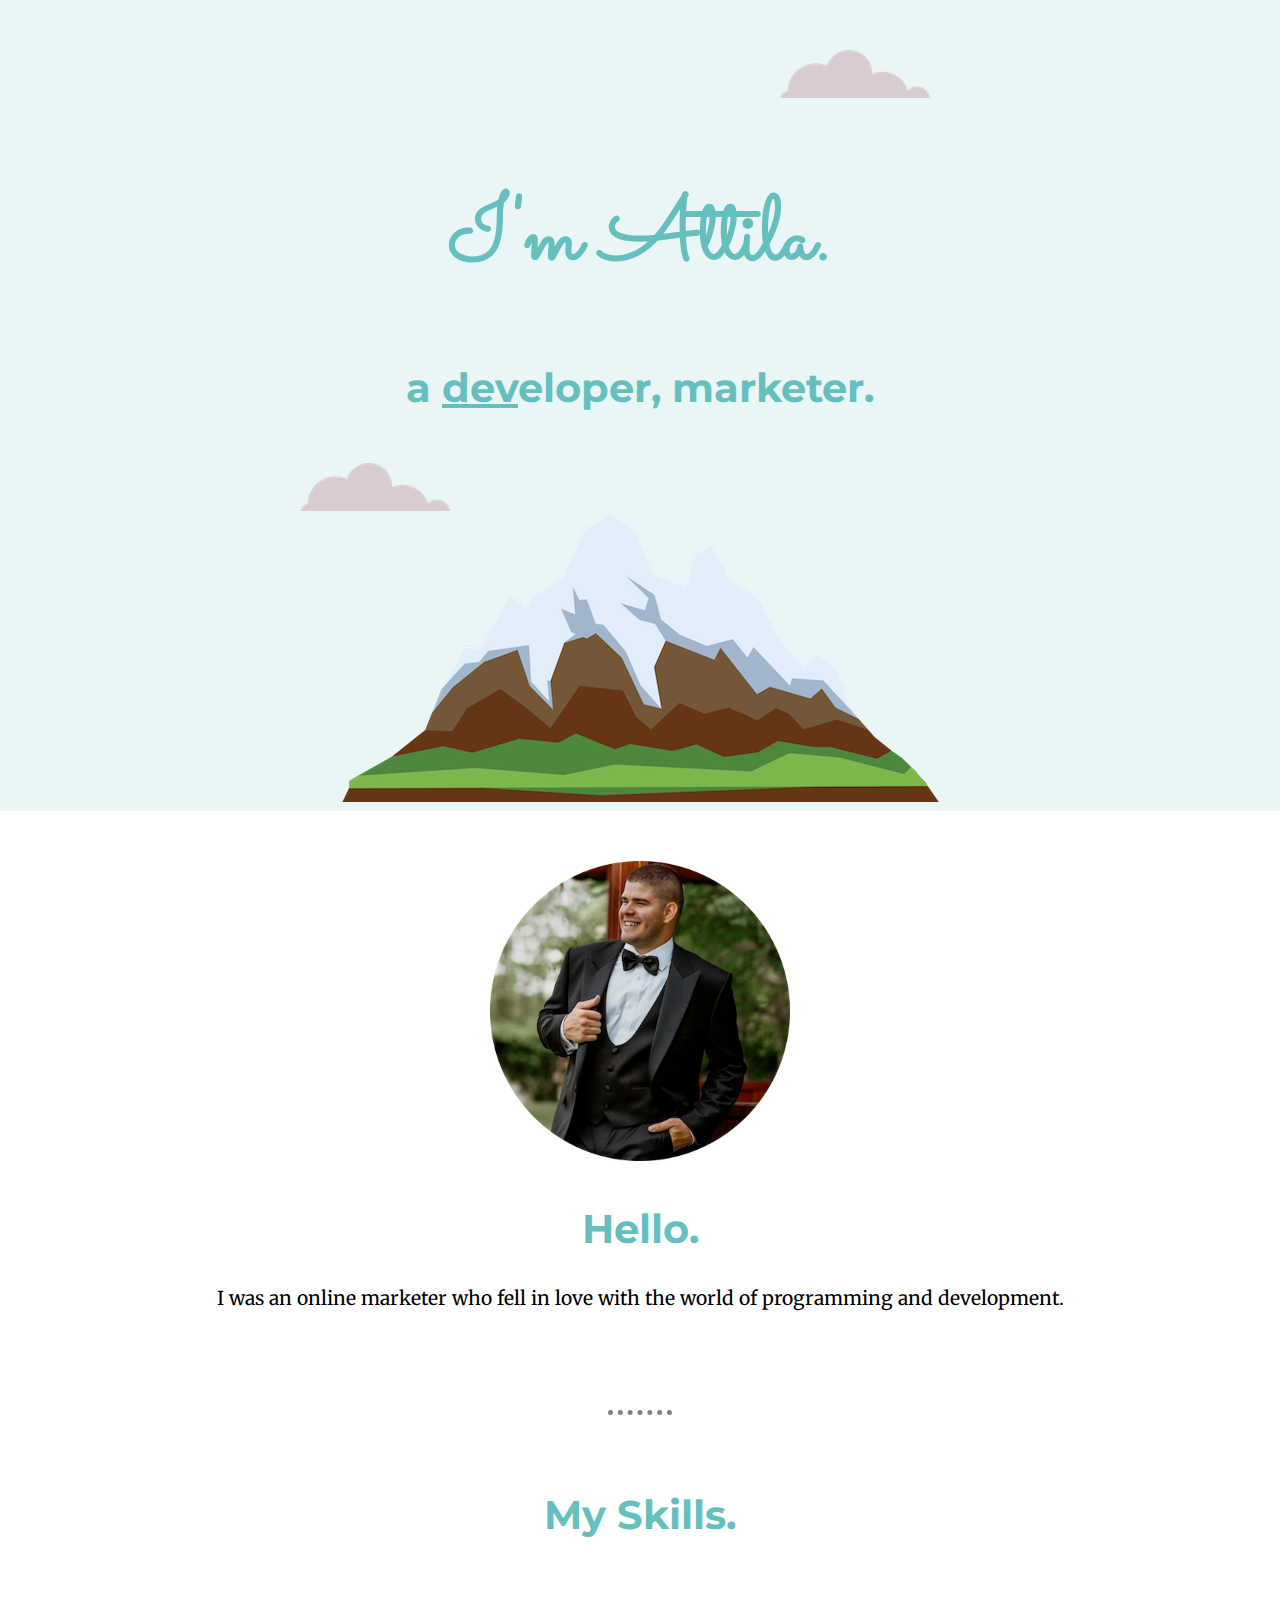
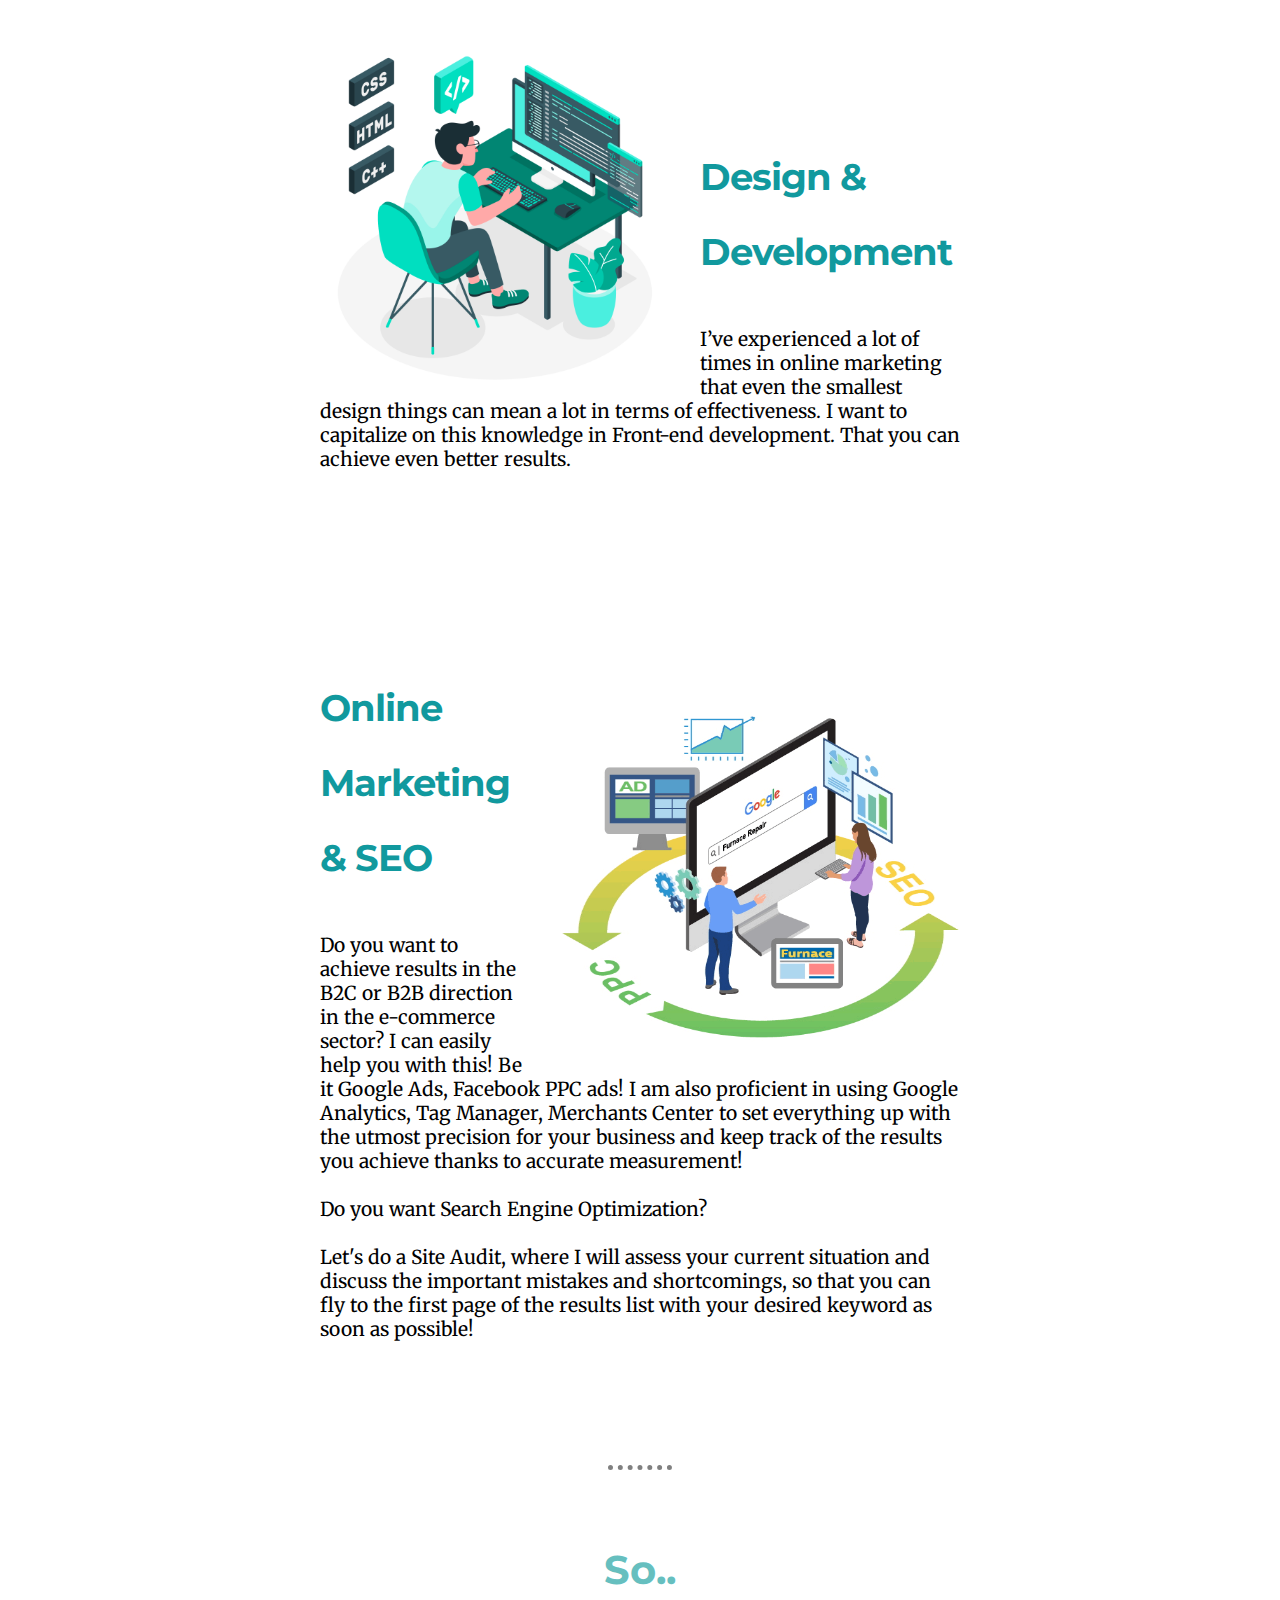
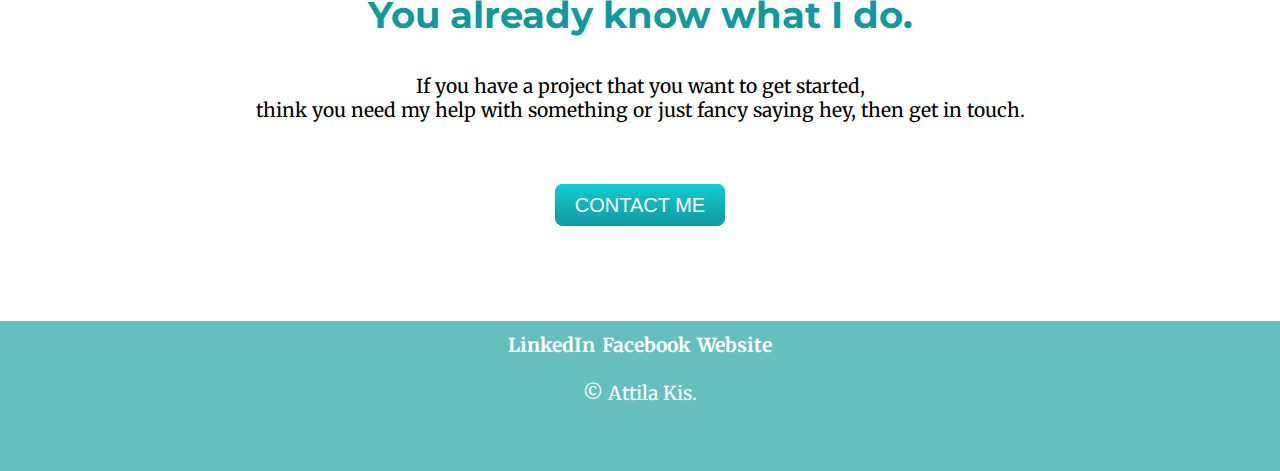
<file: index.html>
<!DOCTYPE html>
<html lang="en" dir="ltr">

<head>
  <meta charset="utf-8">
  <title>Attila Kis</title>
  <link rel="stylesheet" href="css/styles.css">
  <link rel="icon" href="favicon.ico?v=2">
  <link rel="preconnect" href="https://fonts.googleapis.com">
  <link rel="preconnect" href="https://fonts.gstatic.com" crossorigin>
  <link href="https://fonts.googleapis.com/css2?family=Merriweather&family=Montserrat:wght@100&family=Sacramento&display=swap" rel="stylesheet">
</head>

<body>
  <div class="top-container">
    <img class="top-cloud" src="images/cloud.png" alt="cloud-img">
    <h1>I'm Attila.</h1>
    <h2>a <span class="pro">dev</span>eloper, marketer.</h2>
    <img class="bottom-cloud" src="images/cloud.png" alt="cloud-img">
    <img src="images/mountain.png" alt="mountain-img">

  </div>

  <div class="middle-container">
    <div class="profile">
      <img class="Attila-pic" src="images/Attila.png" alt="Attila's-img">
      <h2>Hello.</h2>
      <p>I was an online marketer who fell in love with the world of programming and development.</p>
    </div>
    <hr>
    <div class="skills">
      <h2>My Skills.</h2>
      <div class="skill-row">
        <img class="web-development" src="images/programming-concept.png" alt="web-development-img">
        <br>
        <h3>Design & Development</h3>
        <p class="design-descript">I’ve experienced a lot of times in online marketing that even the smallest design things can mean a lot in terms of effectiveness. I want to capitalize on this knowledge in Front-end development. That you can
          achieve even better results.</p>
      </div>
      <div class="skill-row">
        <img class="online-marketing" src="images/ppc-seo-services.gif" alt="online-marketing-img">
        <h3>Online Marketing & SEO</h3>
        <p class="marketing-descript">Do you want to achieve results in the B2C or B2B direction in the e-commerce sector? I can easily help you with this! Be it Google Ads, Facebook PPC ads! I am also proficient in using Google Analytics, Tag
          Manager, Merchants Center to set everything up with the utmost precision for your business and keep track of the results you achieve thanks to accurate measurement!<br> <br>Do you want Search Engine Optimization? <br>
          <br>Let's do a Site Audit, where I will assess your current situation and discuss the important mistakes and shortcomings, so that you can fly to the first page of the results list with your desired keyword as soon as possible!
        </p>
        <br>
      </div>
    </div>
    <br>
    <hr class="bottom-hr">
    <div class="contact-me">
      <h2>So..</h2>
      <h3 class="you-know">You already know what I do.</h3>
      <p>If you have a project that you want to get started, <br>think you need my help with something or just fancy saying hey, then get in touch.</p>
      <br>
      <a class="btn" href="mailto:attila.kis0525@gmail.com">CONTACT ME</a>
    </div>
  </div>


  <div class="bottom-container">
    <a class="footer-link1" style="text-decoration:none;" href="https://www.linkedin.com/in/attila-kis-3827821a1/">LinkedIn</a>
    <a class="footer-link2" style="text-decoration:none;" href="https://www.facebook.com/kisatis/">Facebook</a>
    <a class="footer-link3" style="text-decoration:none;" href="https://www.appbrewery.co/">Website</a>
    <p class="name">© Attila Kis.</p>
  </div>
</body>

</html>
</file>
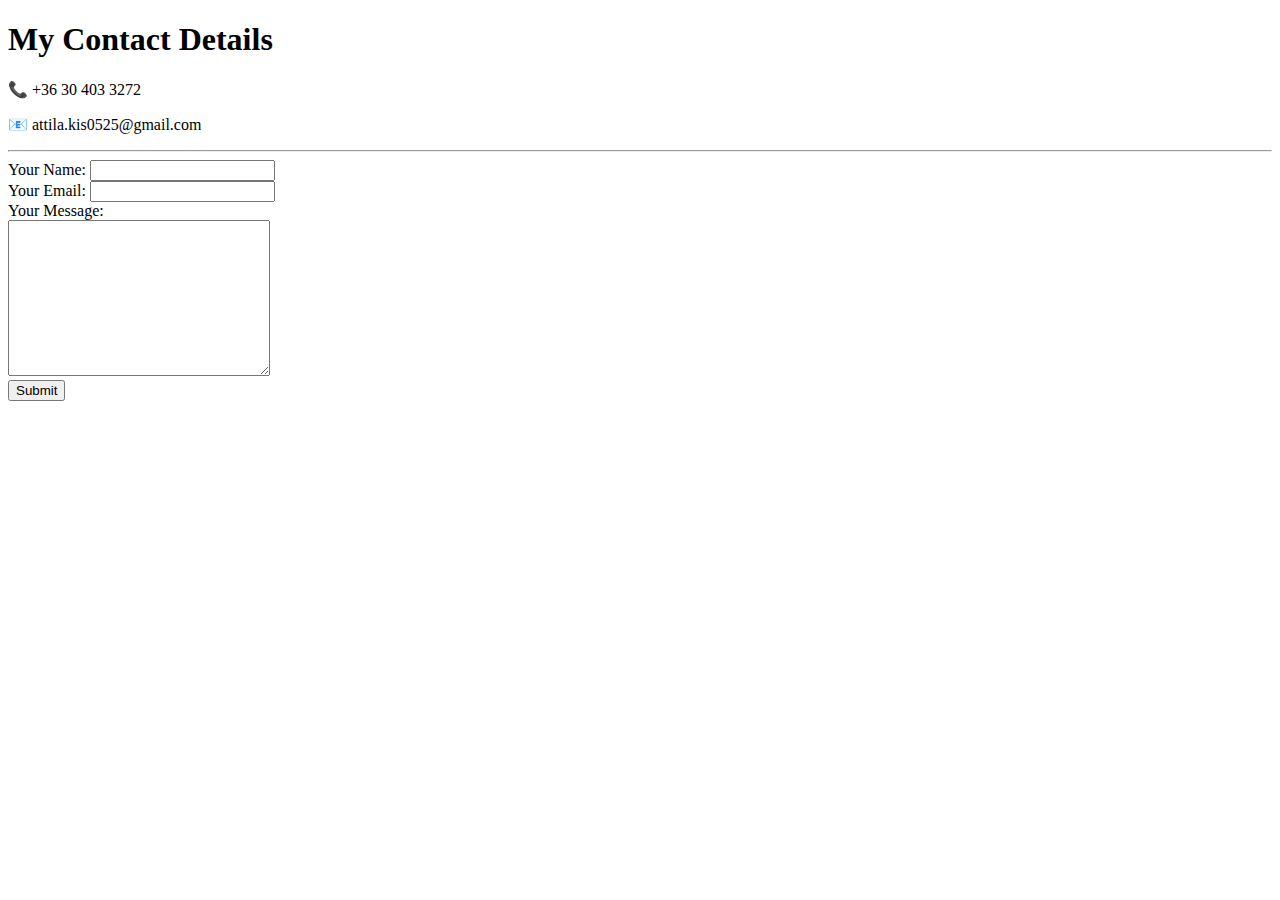
<file: contact.html>
<!DOCTYPE html>
<html lang="en" dir="ltr">
  <head>
    <meta charset="utf-8">
    <title>Contact</title>
  </head>
  <body>
<h1>My Contact Details</h1>
<p>📞 +36 30 403 3272</p>
<p>📧 attila.kis0525@gmail.com</p>
<hr>
    <form action="mailto:attila.kis0525@gmail.com" method="post" enctype="text/plain">
      <label>Your Name:</label>
      <input type="text" name="yourName" value=""><br>
      <label for="">Your Email:</label>
      <input type="email" name="yourEmail" value=""><br>
      <label for="">Your Message:</label><br>
      <textarea name="yourMessage" rows="10" cols="30"></textarea><br>
      <input type="submit" name="">
    </form>
  </body>
</html>
</file>
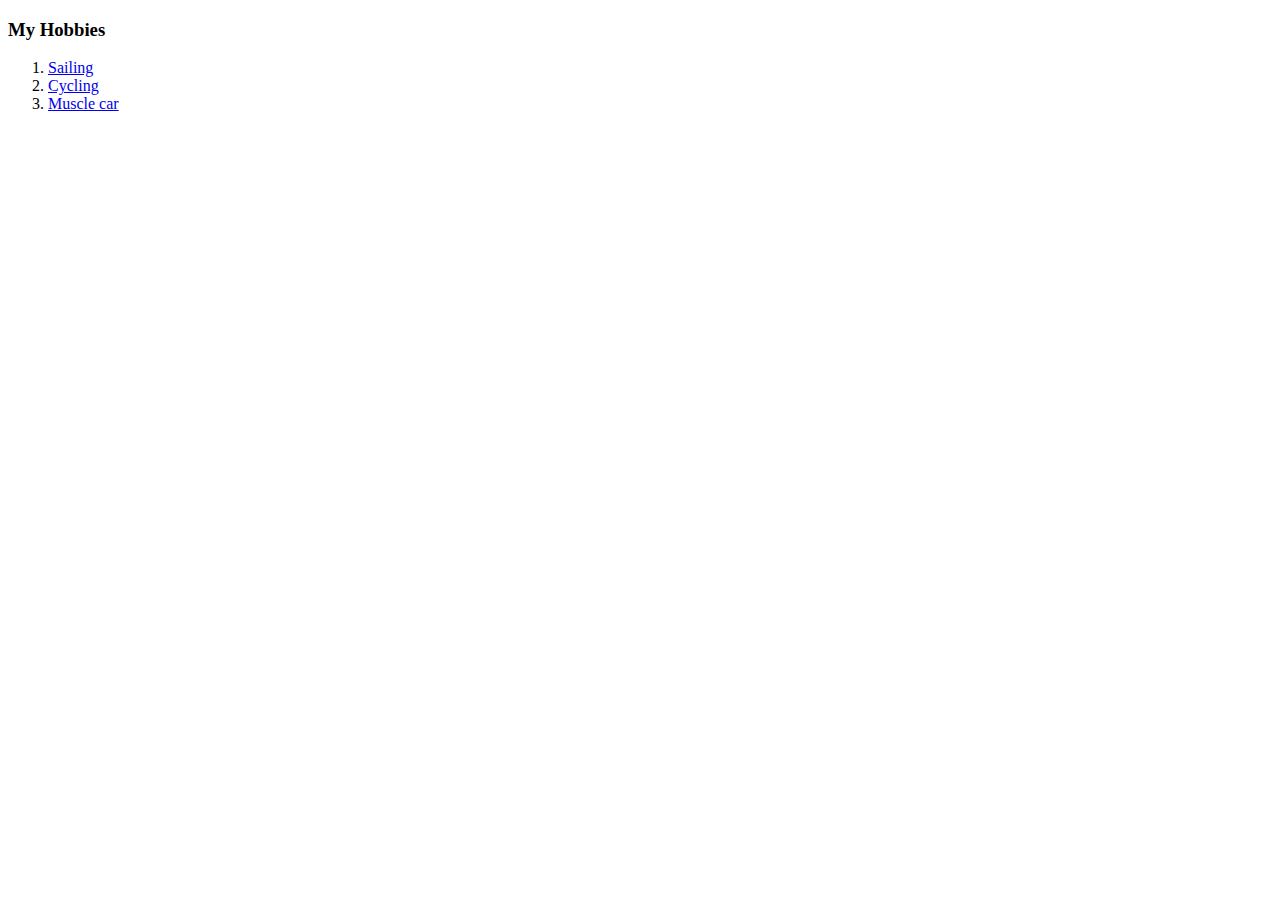
<file: hobbies.html>
<!DOCTYPE html>
<html lang="en" dir="ltr">
  <head>
    <meta charset="utf-8">
    <title>My hobbies</title>
  </head>
  <body>
    <h3>My Hobbies</h3>
    <ol>
      <li><a href="https://en.wikipedia.org/wiki/Sailing">Sailing</a></li>
      <li><a href="https://en.wikipedia.org/wiki/Cycling">Cycling</a></li>
      <li><a href="https://en.wikipedia.org/wiki/Muscle_car">Muscle car</a></li>
    </ol>
  </body>
</html>
</file>
<file: css/styles.css>
body {
  margin: 0;
  text-align: center;
  font-family: 'Merriweather', serif;
  font-size: 200%;
  background-color: white;
}

h1 {
font-size: 5.625rem;
  margin: 50px auto 0 auto;
  font-family: 'Sacramento', cursive;
  color: #66BFBF;
  line-height: 2;
}

h2 {
  font-family: 'Montserrat', sans-serif;
  color: #66BFBF;
  font-size: 2.5rem;
  font-weight: bolder;
}

h3 {
  font-family: 'Montserrat', sans-serif;
  color: #11999E;
  letter-spacing: -1px;
}

p {
  font-size: 1.2rem;
}

div {

}

hr {
  border-color: grey;
  border-style: dotted none none;
  border-top-style: dotted;
  border-width: 5px;
  width: 5%;
  margin-top: 100px;
  margin-bottom: 75px;
}

.top-container {
  background-color: #EAF6F6;
  position: relative;
  padding-top: 100px;
}

.middle-container {
background-color: white;

}

.bottom-container {
background-color: #66BFBF;
margin-top: 100px;
width: 100%;
height: 150px;

}

.name {
color: white;

}

.footer-link1 {
font-family: 'Merriweather', cursive;
font-size: 1.2rem;
font-weight: bolder;
color: #FFFFFF;
text-decoration: none;

}

.footer-link2 {
  font-family: 'Merriweather', cursive;
  font-size: 1.2rem;
  font-weight: bolder;
  color: #FFFFFF;
  text-decoration: none;

}

.footer-link3 {
  font-family: 'Merriweather', cursive;
  font-size: 1.2rem;
  font-weight: bolder;
  color: #FFFFFF;
  text-decoration: none;

}

.pro {
  text-decoration: underline;

}

.bottom-cloud {
  position: absolute;
  left: 300px;
  bottom: 300px;
}

.top-cloud {
  position: absolute;
  right: 350px;
  top: 50px;

}

.web-development {
  position: static;
  width: 350px;
  height: 350px;
  float: left;
  margin-right: 30px;
}

.Attila-pic {
  height: 300px;
  width: 300px;
  margin-top: 50px;
}

.online-marketing {
  width: 400px;
  height: 400px;
  float: right;
  margin-left: 30px;
}

.skill-row {
  width: 50%;
  margin: 100px auto 200px auto;
  text-align: left;
  line-height: 2;
color: black;
}

.skills {
  color: #66BFBF;

}

.contact-me {

}

.you-know {
letter-spacing: normal;
margin-top: -35px;
}

.design-descript {
  letter-spacing: normal;
  line-height: normal;
}

.marketing-descript {
  letter-spacing: normal;
  line-height: normal;
}
.bottom-hr {
  margin-top: -200px;
}
.btn {
  background: #11cdd4;
  background-image: -webkit-linear-gradient(top, #11cdd4, #11999e);
  background-image: -moz-linear-gradient(top, #11cdd4, #11999e);
  background-image: -ms-linear-gradient(top, #11cdd4, #11999e);
  background-image: -o-linear-gradient(top, #11cdd4, #11999e);
  background-image: linear-gradient(to bottom, #11cdd4, #11999e);
  -webkit-border-radius: 8;
  -moz-border-radius: 8;
  border-radius: 8px;
  font-family: Arial;
  color: #ffffff;
  font-size: 20px;
  padding: 10px 20px 10px 20px;
  text-decoration: none;

}

.btn:hover {
  background: #30e3cb;
  background-image: -webkit-linear-gradient(top, #30e3cb, #2bc4ad);
  background-image: -moz-linear-gradient(top, #30e3cb, #2bc4ad);
  background-image: -ms-linear-gradient(top, #30e3cb, #2bc4ad);
  background-image: -o-linear-gradient(top, #30e3cb, #2bc4ad);
  background-image: linear-gradient(to bottom, #30e3cb, #2bc4ad);
  text-decoration: none;
}
</file>
